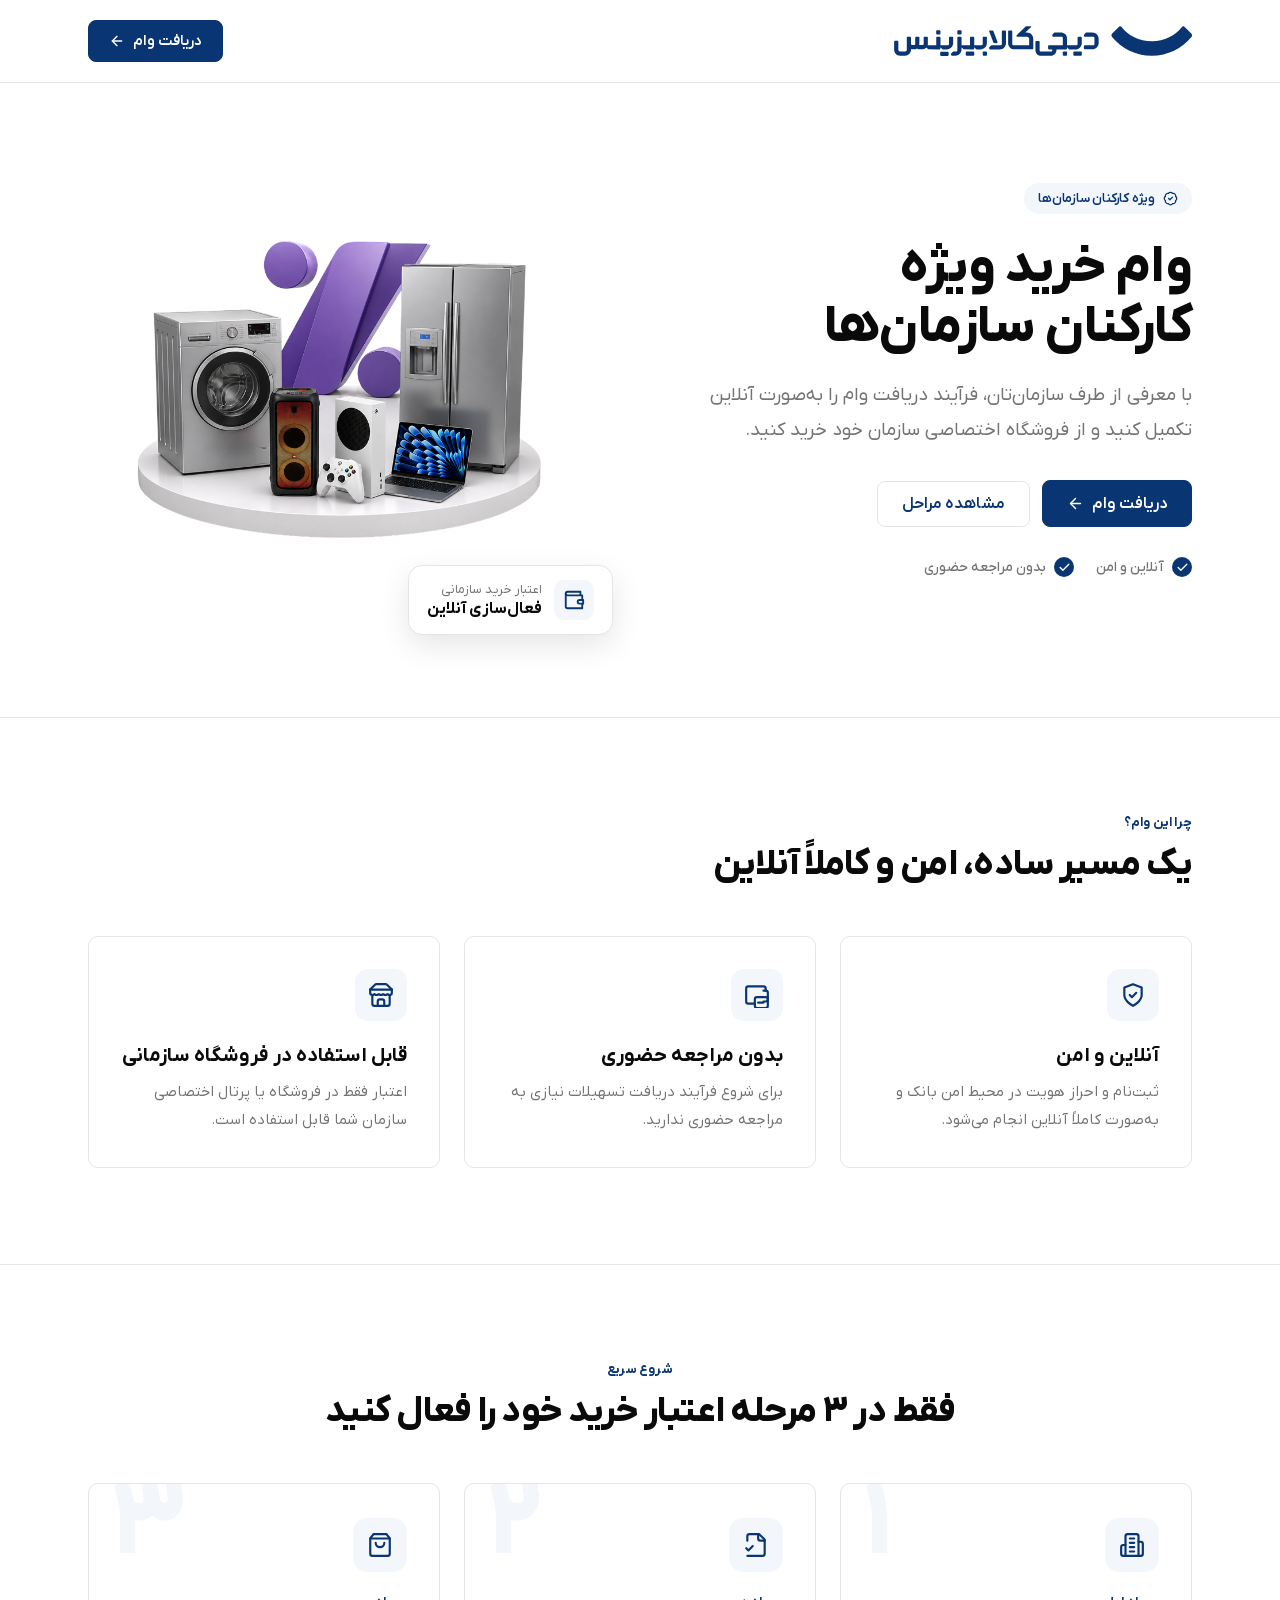
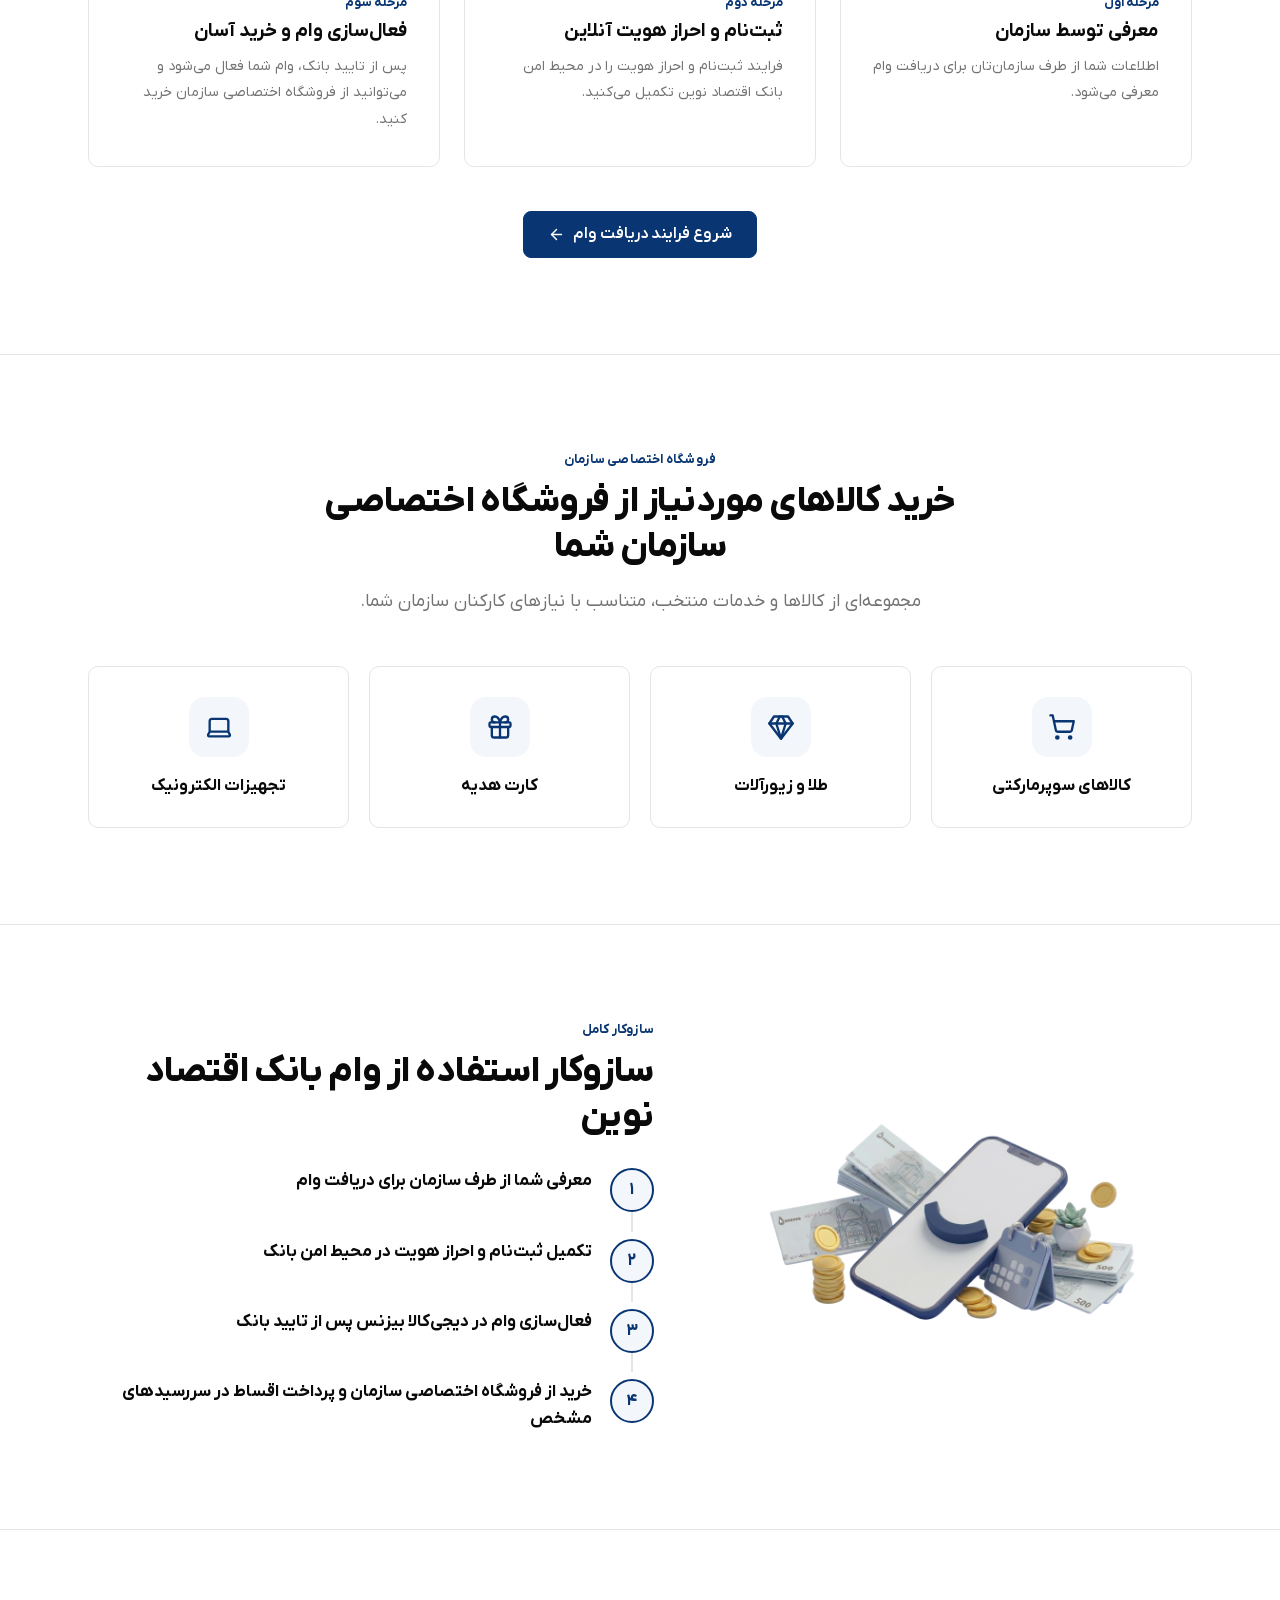
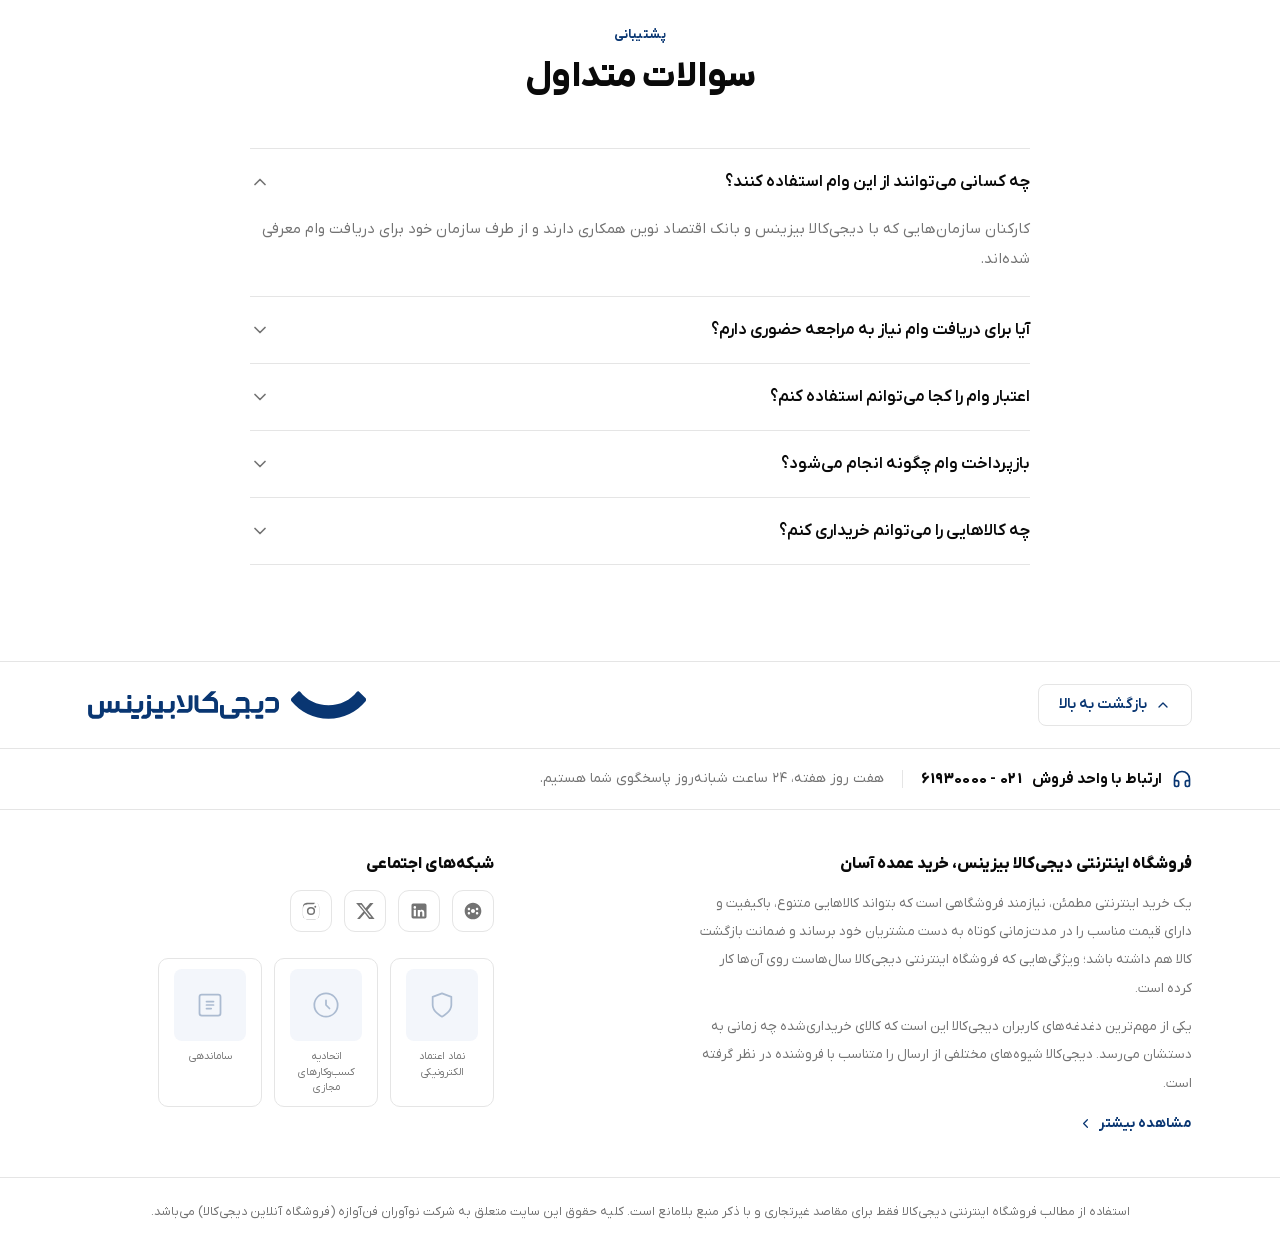
<file: project/index.html>
<!DOCTYPE html>
<html lang="fa" dir="rtl">
<head>
  <meta charset="UTF-8" />
  <meta name="viewport" content="width=device-width, initial-scale=1.0" />
  <title>وام خرید ویژه کارکنان سازمان‌ها — دیجی‌کالا بیزینس</title>
  <style>
    @font-face { font-family: 'IRANYekanX'; font-weight: 300; src: url('_ds/hai-2b33efd2-2013-4ba2-bc04-c8f19efdc21b/fonts/IRANYekanX-Light.woff2') format('woff2'); }
    @font-face { font-family: 'IRANYekanX'; font-weight: 400; src: url('_ds/hai-2b33efd2-2013-4ba2-bc04-c8f19efdc21b/fonts/IRANYekanX-Regular.woff2') format('woff2'); }
    @font-face { font-family: 'IRANYekanX'; font-weight: 500; src: url('_ds/hai-2b33efd2-2013-4ba2-bc04-c8f19efdc21b/fonts/IRANYekanX-Medium.woff2') format('woff2'); }
    @font-face { font-family: 'IRANYekanX'; font-weight: 600; src: url('_ds/hai-2b33efd2-2013-4ba2-bc04-c8f19efdc21b/fonts/IRANYekanX-DemiBold.woff2') format('woff2'); }
    @font-face { font-family: 'IRANYekanX'; font-weight: 700; src: url('_ds/hai-2b33efd2-2013-4ba2-bc04-c8f19efdc21b/fonts/IRANYekanX-Bold.woff2') format('woff2'); }
    @font-face { font-family: 'IRANYekanX'; font-weight: 800; src: url('_ds/hai-2b33efd2-2013-4ba2-bc04-c8f19efdc21b/fonts/IRANYekanX-ExtraBold.woff2') format('woff2'); }
    @font-face { font-family: 'IRANYekanX'; font-weight: 900; src: url('_ds/hai-2b33efd2-2013-4ba2-bc04-c8f19efdc21b/fonts/IRANYekanX-Black.woff2') format('woff2'); }

    *, *::before, *::after { box-sizing: border-box; margin: 0; padding: 0; }

    :root {
      --navy: #093672;
      --navy-soft: #F3F6FB;
      --fg: #0A0A0A;
      --muted: #737373;
      --border: #E5E5E5;
      --radius: 10px;
    }

    html, body {
      font-family: 'IRANYekanX', system-ui, sans-serif;
      color: var(--fg);
      background: #fff;
      direction: rtl;
      -webkit-font-smoothing: antialiased;
      text-rendering: optimizeLegibility;
    }

    .container { max-width: 1200px; margin: 0 auto; padding-inline: 48px; }

    /* ── Buttons ── */
    .btn {
      display: inline-flex; align-items: center; gap: 8px;
      font-family: inherit; font-weight: 600; border-radius: 8px;
      cursor: pointer; transition: opacity .15s, background .15s, border-color .15s;
      text-decoration: none; white-space: nowrap; line-height: 1;
    }
    .btn-solid { background: var(--navy); color: #fff; border: 1.5px solid var(--navy); padding: 12px 20px; font-size: 15px; }
    .btn-solid:hover { opacity: .88; }
    .btn-solid.lg { padding: 14px 24px; font-size: 16px; }
    .btn-outline { background: transparent; color: var(--navy); border: 1.5px solid var(--border); padding: 12px 20px; font-size: 15px; }
    .btn-outline:hover { border-color: var(--navy); }
    .btn-outline.lg { padding: 14px 24px; font-size: 16px; }

    /* ── Section scaffold ── */
    .section { padding-block: 96px; }
    .section-alt { background: #fff; }
    .section-divider { border-top: 1px solid var(--border); }

    .section-head { margin-bottom: 48px; max-width: 680px; }
    .section-head.center { margin-inline: auto; text-align: center; }
    .kicker { font-size: 13px; font-weight: 700; color: var(--navy); letter-spacing: .2px; margin-bottom: 12px; }
    h2 { font-size: 36px; line-height: 1.25; font-weight: 800; letter-spacing: -.5px; }
    .section-sub { font-size: 18px; line-height: 1.8; color: var(--muted); margin-top: 16px; font-weight: 400; }

    /* ── Image placeholder ── */
    .img-ph {
      background: var(--navy-soft); border-radius: 18px;
      display: flex; flex-direction: column; align-items: center; justify-content: center;
      gap: 10px; color: var(--muted); font-size: 13px; font-weight: 500;
    }
    .img-ph svg { opacity: .35; }

    /* ── HEADER ── */
    .site-header {
      padding-block: 20px; border-bottom: 1px solid var(--border);
      position: sticky; top: 0; background: #fff; z-index: 50;
      transition: transform .3s ease;
    }
    .site-header.header-hidden { transform: translateY(-100%); }
    .site-header .container { display: flex; align-items: center; justify-content: space-between; gap: 16px; }

    /* ── HERO ── */
    .hero { padding-block: 64px 104px; }
    .hero-grid { display: grid; grid-template-columns: 1.04fr .96fr; gap: 56px; align-items: center; }

    .eyebrow {
      display: inline-flex; align-items: center; gap: 8px;
      font-size: 13px; font-weight: 600; color: var(--navy);
      background: var(--navy-soft); border-radius: 999px;
      padding: 7px 14px; letter-spacing: -.2px; margin-bottom: 24px;
    }
    h1 { font-size: 52px; line-height: 1.16; font-weight: 800; letter-spacing: -.6px; margin-bottom: 20px; max-width: 14ch; }
    .hero-lead { font-size: 19px; line-height: 1.85; color: var(--muted); margin-bottom: 32px; max-width: 46ch; font-weight: 400; }
    .hero-cta { display: flex; gap: 12px; flex-wrap: wrap; align-items: center; margin-bottom: 30px; }
    .hero-trust { display: flex; gap: 22px; flex-wrap: wrap; }
    .trust-item { display: inline-flex; align-items: center; gap: 8px; font-size: 14px; font-weight: 500; color: var(--muted); }
    .trust-check {
      display: inline-flex; align-items: center; justify-content: center;
      width: 20px; height: 20px; border-radius: 50%;
      background: var(--navy); color: #fff; flex-shrink: 0;
    }

    .hero-media { position: relative; }
    .hero-img { width: 100%; height: 460px; }
    .hero-badge {
      position: absolute; inset-block-end: -22px; inset-inline-start: -22px;
      background: #fff; border: 1px solid var(--border);
      box-shadow: 0 10px 30px rgba(0,0,0,.10); border-radius: 14px;
      padding: 14px 18px; display: flex; align-items: center; gap: 12px;
    }
    .hero-badge-ico {
      width: 40px; height: 40px; border-radius: 10px;
      background: var(--navy-soft); color: var(--navy);
      display: flex; align-items: center; justify-content: center; flex-shrink: 0;
    }
    .hero-badge-label { font-size: 13px; color: var(--muted); line-height: 1.4; display: block; }
    .hero-badge-val { font-size: 16px; font-weight: 700; line-height: 1.3; display: block; }

    /* ── VALUES ── */
    .grid-3 { display: grid; grid-template-columns: repeat(3, 1fr); gap: 24px; }
    .card { background: #fff; border: 1px solid var(--border); border-radius: var(--radius); padding: 32px; }
    .card-icon { width: 52px; height: 52px; border-radius: 13px; background: var(--navy-soft); color: var(--navy); display: flex; align-items: center; justify-content: center; margin-bottom: 22px; }
    .card h3 { font-size: 20px; font-weight: 700; margin-bottom: 10px; }
    .card p { font-size: 15px; line-height: 1.85; color: var(--muted); }

    /* ── STEPS ── */
    .grid-3-steps { display: grid; grid-template-columns: repeat(3, 1fr); gap: 24px; }
    .step-card { background: #fff; border: 1px solid var(--border); border-radius: var(--radius); padding: 34px 32px 32px; position: relative; overflow: hidden; }
    .step-wm {
      position: absolute; inset-block-start: -12px; inset-inline-end: 20px;
      font-size: 108px; font-weight: 800; line-height: 1;
      color: var(--navy-soft); pointer-events: none; user-select: none;
    }
    .step-icon { position: relative; width: 54px; height: 54px; border-radius: 14px; background: var(--navy-soft); color: var(--navy); display: flex; align-items: center; justify-content: center; margin-bottom: 22px; }
    .step-lbl { position: relative; font-size: 13px; font-weight: 700; color: var(--navy); margin-bottom: 8px; }
    .step-title { position: relative; font-size: 19px; font-weight: 700; margin-bottom: 10px; }
    .step-desc { position: relative; font-size: 14.5px; line-height: 1.85; color: var(--muted); }
    .steps-cta { display: flex; justify-content: center; margin-top: 44px; }

    /* ── CATEGORIES ── */
    .grid-4 { display: grid; grid-template-columns: repeat(4, 1fr); gap: 20px; }
    .cat-card { background: #fff; border: 1px solid var(--border); border-radius: var(--radius); padding: 30px 24px; text-align: center; transition: transform .15s ease, box-shadow .15s ease; }
    .cat-card:hover { transform: translateY(-3px); }
    .cat-icon { width: 60px; height: 60px; border-radius: 16px; background: var(--navy-soft); color: var(--navy); display: flex; align-items: center; justify-content: center; margin: 0 auto 18px; }
    .cat-card p { font-size: 16.5px; font-weight: 700; }

    /* ── MECHANISM ── */
    .mech-grid { display: grid; grid-template-columns: .92fr 1.08fr; gap: 56px; align-items: center; }
    .mech-img { width: 100%; height: 380px; }
    .timeline { position: relative; }
    .tl-item { position: relative; padding-inline-start: 62px; padding-bottom: 34px; }
    .tl-item:last-child { padding-bottom: 0; }
    .tl-item::before {
      content: ""; position: absolute; inset-inline-start: 21px;
      top: 44px; bottom: -2px; width: 2px; background: var(--border);
    }
    .tl-item:last-child::before { display: none; }
    .tl-num {
      position: absolute; inset-inline-start: 0; top: 0;
      width: 44px; height: 44px; border-radius: 50%;
      background: var(--navy-soft); color: var(--navy);
      border: 2px solid var(--navy);
      display: flex; align-items: center; justify-content: center;
      font-size: 17px; font-weight: 700;
    }
    .tl-text { font-size: 17px; font-weight: 700; margin-top: 9px; line-height: 1.6; }

    /* ── FAQ ── */
    .faq-inner { max-width: 780px; margin: 0 auto; }
    .faq-item { border-bottom: 1px solid var(--border); }
    .faq-item:first-child { border-top: 1px solid var(--border); }
    .faq-trigger {
      width: 100%; display: flex; align-items: center; justify-content: space-between;
      gap: 16px; padding-block: 22px; background: none; border: none; cursor: pointer;
      font-family: inherit; font-size: 16.5px; font-weight: 600; color: var(--fg); text-align: right;
    }
    .faq-trigger .chev { flex-shrink: 0; color: var(--muted); transition: transform .2s; }
    .faq-item.open .chev { transform: rotate(180deg); }
    .faq-body { font-size: 15px; line-height: 1.95; color: var(--muted); padding-bottom: 22px; display: none; }
    .faq-item.open .faq-body { display: block; }

    /* ── FOOTER ── */
    .site-footer { border-top: 1px solid var(--border); }
    .foot-top { padding-block: 22px; border-bottom: 1px solid var(--border); }
    .foot-top .container { display: flex; align-items: center; justify-content: space-between; gap: 16px; }
    .foot-contact { padding-block: 20px; border-bottom: 1px solid var(--border); }
    .foot-contact .container { display: flex; align-items: center; gap: 18px; flex-wrap: wrap; }
    .fc-main { display: inline-flex; align-items: center; gap: 10px; font-weight: 700; font-size: 15px; }
    .fc-phone { font-weight: 800; letter-spacing: .3px; }
    .fc-sep { width: 1px; height: 18px; background: var(--border); flex-shrink: 0; }
    .fc-note { font-size: 14px; color: var(--muted); }
    .foot-main { padding-block: 44px; }
    .foot-main .container { display: grid; grid-template-columns: 1.6fr 1fr; gap: 48px; }
    .foot-h { font-size: 16px; font-weight: 800; margin-bottom: 16px; }
    .foot-p { font-size: 13.5px; line-height: 2.1; color: var(--muted); margin-bottom: 10px; max-width: 62ch; }
    .foot-more { display: inline-flex; align-items: center; gap: 6px; color: var(--navy); font-weight: 700; font-size: 14px; margin-top: 6px; text-decoration: none; }
    .social { display: flex; gap: 12px; margin-bottom: 26px; }
    .social a { width: 42px; height: 42px; border-radius: 11px; border: 1px solid var(--border); display: flex; align-items: center; justify-content: center; color: var(--muted); transition: color .15s, border-color .15s; }
    .social a:hover { color: var(--navy); border-color: var(--navy); }
    .badges { display: flex; gap: 12px; flex-wrap: wrap; }
    .badge-card { background: #fff; border: 1px solid var(--border); border-radius: 10px; padding: 10px; width: 104px; display: flex; flex-direction: column; align-items: center; gap: 8px; }
    .badge-slot { width: 72px; height: 72px; background: var(--navy-soft); border-radius: 8px; display: flex; align-items: center; justify-content: center; }
    .badge-slot svg { opacity: .3; }
    .badge-lbl { font-size: 10.5px; line-height: 1.5; color: var(--muted); text-align: center; }
    .foot-copy { padding-block: 22px; border-top: 1px solid var(--border); }
    .foot-copy .container { text-align: center; font-size: 12.5px; line-height: 2; color: var(--muted); }

    /* ── RESPONSIVE ── */
    @media (max-width: 1024px) {
      .grid-4 { grid-template-columns: repeat(2, 1fr); }
    }
    .logo-full { display: block; }
    .logo-standalone { display: none; }

    @media (max-width: 768px) {
      .logo-full { display: none !important; }
      .logo-standalone { display: block !important; }
      .site-header .container { justify-content: space-between; }
      .site-header .btn { flex-shrink: 0; margin-inline-end: 0; }
      .container { padding-inline: 20px; }
      .section { padding-block: 56px; }
      .hero { padding-block: 32px 56px; }
      .hero-grid { grid-template-columns: 1fr; gap: 32px; }
      .hero-media { order: -1; }
      h1 { font-size: 33px; line-height: 1.2; max-width: none; }
      .hero-lead { font-size: 16px; margin-bottom: 26px; }
      .hero-img { height: 280px; }
      .hero-badge { inset-inline-start: 12px; inset-block-end: -18px; padding: 11px 14px; }
      .hero-cta .btn { flex: 1 1 auto; justify-content: center; }
      h2 { font-size: 26px; }
      .section-sub { font-size: 15px; }
      .section-head { margin-bottom: 32px; }
      .grid-3, .grid-3-steps { grid-template-columns: 1fr; gap: 16px; }
      .card { padding: 24px; }
      .step-card { padding: 28px 26px; }
      .steps-cta { margin-top: 30px; }
      .steps-cta .btn { width: 100%; justify-content: center; }
      .grid-4 { grid-template-columns: 1fr 1fr; gap: 14px; }
      .cat-card { padding: 22px 14px; }
      .cat-icon { width: 50px; height: 50px; border-radius: 14px; margin-bottom: 14px; }
      .cat-card p { font-size: 14px; }
      .mech-grid { grid-template-columns: 1fr; gap: 32px; }
      .mech-img { height: 230px; }
      .foot-main .container { grid-template-columns: 1fr; gap: 36px; }
      .fc-sep { display: none; }
      .foot-top .btn-outline { font-size: 13px; padding: 10px 14px; }
    }
  </style>
</head>
<body>

<!-- ═══ HEADER ═══ -->
<header class="site-header">
  <div class="container">
    <a href="#" aria-label="دیجی‌کالا بیزینس">
      <!-- full wordmark (desktop) -->
      <svg class="logo-full" viewBox="0 0 1272 128" height="30" fill="currentColor" style="color:#093672;" aria-hidden="true">
        <path d="M1268.36 32.1419L1239.13 2.90585C1236.33 0.10585 1231.67 0.35585 1229.27 3.50385C1200.69 40.9268 1153.32 65.4069 1099.7 65.4149C1046.08 65.4069 998.707 40.9268 970.136 3.50385C967.731 0.35585 963.074 0.10585 960.274 2.90585L931.038 32.1419C927.053 36.1269 926.665 42.5129 930.25 46.8609C970.483 95.6829 1031.4 126.815 1099.59 126.848V126.85H1099.7H1099.81V126.848C1168 126.815 1228.92 95.6829 1269.15 46.8609C1272.73 42.5129 1272.35 36.1269 1268.36 32.1419Z"/><path d="M846.285 27.9792L820.873 27.9382C819.845 27.9382 818.859 28.3472 818.132 29.0742L811.411 35.7952C810.683 36.5222 810.274 37.5082 810.274 38.5362V42.4792C810.274 44.3812 811.816 45.9222 813.719 45.9222L849.861 45.9052C852.822 45.9052 855.225 48.3072 855.225 51.2692V76.3962C855.225 79.3582 852.822 81.7602 849.861 81.7602L849.847 81.7692H836.047C836.015 81.7692 835.982 81.7602 835.95 81.7602H813.835C811.869 81.7602 810.274 83.3522 810.274 85.3182V96.1292C810.274 98.0952 811.869 99.6892 813.835 99.6892H826.82H846.285C861.125 99.6892 873.15 87.6582 873.15 72.8192V54.8442C873.15 40.0072 861.125 27.9792 846.285 27.9792Z"/><path d="M423.945 70.6782C424.468 72.1132 425.832 73.0662 427.36 73.0662L438.518 73.0732C441.003 73.0732 442.735 70.6042 441.885 68.2682L423.945 21.3172C423.429 19.8962 422.077 18.9472 420.562 18.9472H409.509C407.052 18.9472 405.341 21.3852 406.175 23.6932L423.945 70.6782Z"/><path d="M734.905 108.866H723.674C721.809 108.866 720.298 110.378 720.298 112.242V123.473C720.298 125.338 721.809 126.85 723.674 126.85H734.905C736.77 126.85 738.283 125.338 738.283 123.473V112.242C738.283 110.378 736.77 108.866 734.905 108.866Z"/><path d="M797.699 108.866H768.774C766.83 108.866 765.252 110.444 765.252 112.388V123.328C765.252 125.274 766.83 126.85 768.774 126.85H797.699C799.644 126.85 801.22 125.274 801.22 123.328V112.388C801.22 110.444 799.644 108.866 797.699 108.866Z"/><path d="M567.738 27.9388H560.312L584.94 4.53877C586.205 3.17877 585.241 0.962776 583.383 0.962776H565.182C563.769 0.962776 562.411 1.51978 561.405 2.51177L523.522 39.8528C521.286 42.0908 522.871 45.9138 526.033 45.9138L567.902 45.9228C572.741 45.9208 576.665 50.0758 576.665 54.9148V81.8998L509.942 81.8548C507.012 81.8548 504.634 79.4768 504.634 76.5448L504.633 22.4688C504.633 20.5238 503.055 18.9468 501.111 18.9468H490.41C488.463 18.9468 486.887 20.5228 486.887 22.4688L486.956 74.3478C487.656 88.4078 499.248 99.5988 513.482 99.5988L590.889 99.6448C592.834 99.6448 594.41 98.0668 594.41 96.1208L594.287 54.0908C593.803 39.8268 582.119 27.9388 567.738 27.9388Z"/><path d="M474.375 18.9468H463.674C461.727 18.9468 460.149 20.5248 460.149 22.4688V76.8198C460.149 79.7538 457.775 82.1298 454.843 82.1298L416.692 82.0818C415.663 82.0818 414.677 82.4898 413.95 83.2168L407.097 89.7468C406.371 90.4738 405.962 91.4598 405.962 92.4878V96.4308C405.962 98.3328 407.502 99.8738 409.405 99.8738H451.301C465.537 99.8738 477.127 88.6828 477.83 74.6228L477.896 22.4688C477.896 20.5248 476.32 18.9468 474.375 18.9468Z"/><path d="M801.147 74.1626L801.215 49.4496C801.215 47.4826 799.621 45.8866 797.651 45.8866H786.824C784.856 45.8866 783.26 47.4816 783.26 49.4496L783.258 76.3866C783.258 79.3526 780.853 81.7566 777.887 81.7566H738.317V54.8206C738.317 37.4596 725.879 27.9386 711.327 27.9386H685.937C684.908 27.9386 683.923 28.3466 683.195 29.0736L676.473 35.7956C675.747 36.5226 675.338 37.5086 675.338 38.5366V42.4786C675.338 44.3806 676.88 45.9226 678.783 45.9226L714.908 45.8936C717.876 45.8936 720.281 48.2986 720.281 51.2656L720.359 81.7586L660.919 81.8906C658.952 81.8906 657.355 83.4846 657.355 85.4516V96.3086C657.355 98.2776 658.952 99.8746 660.921 99.8746H675.338V103.523C675.338 106.49 672.933 108.896 669.965 108.896L626.233 108.869C623.556 108.868 621.385 106.697 621.384 104.02L621.36 67.4676C621.36 65.4986 619.763 63.9066 617.794 63.9066H606.966C604.999 63.9066 603.402 65.4986 603.402 67.4676L603.469 99.9396C603.402 117.858 612.395 126.85 630.379 126.85H666.74C682.675 126.85 693.321 116.64 693.321 99.8746H734.751C736.72 99.8746 738.317 98.2776 738.317 96.3086V90.7336L738.367 90.7796L746.235 98.8206C746.895 99.4946 747.797 99.8746 748.739 99.8746H774.304C788.709 99.8746 800.436 88.3876 801.147 74.1626Z"/><path d="M252.591 49.2326C252.591 47.3216 251.093 45.7736 249.21 45.6666H237.905C236.021 45.7736 234.523 47.3216 234.523 49.2326V76.3356C234.523 79.3216 232.103 81.7426 229.117 81.7426H198.386L198.335 81.7796L198.338 48.9946C198.338 47.0836 196.839 45.5356 194.955 45.4286H183.652C181.768 45.5356 180.269 47.0836 180.269 48.9946L180.267 81.7426L143.708 81.7046C144.269 79.6536 144.575 77.4986 144.577 75.2726C144.589 62.2516 144.595 48.7266 144.595 48.7266C144.595 46.8796 143.101 45.3876 141.257 45.3876H129.95C128.107 45.3876 126.613 46.8816 126.613 48.7246L126.652 76.3866C126.652 79.1636 124.4 81.4156 121.623 81.4156H107.158C107.947 79.1746 108.394 76.7476 108.516 74.2666C108.584 72.3966 108.584 48.8196 108.584 48.8196C108.584 46.9726 107.293 45.3876 105.452 45.3876H93.9288C92.0878 45.3876 90.5958 46.9726 90.5958 48.8136V76.5156C90.5958 79.2006 88.4198 81.3766 85.7348 81.3766L77.5438 81.3986C74.9018 81.3986 72.7518 79.5156 72.5588 76.9206V48.2026C72.5588 46.6606 71.3088 45.4096 69.7658 45.4096L57.3448 45.3876C55.8008 45.3876 54.5508 46.6396 54.5518 48.1826L54.5848 100.398C54.5848 106.337 51.9768 108.408 47.5268 108.408H25.2378C20.7888 108.408 18.5568 105.513 18.5568 101.692V66.7296C18.5568 64.8876 16.9428 63.3936 15.1008 63.3936H3.88678C2.04478 63.3936 0.550781 64.8876 0.550781 66.7296V101.223C0.550781 115.135 11.8288 126.413 25.7408 126.413H47.2688C61.0838 126.413 72.5908 115.214 72.5908 101.399V97.6406C74.8138 99.3856 84.0518 99.4626 84.0518 99.4626C92.3678 99.4626 95.0218 98.1176 98.8258 95.7986L102.08 98.7566C102.475 99.1506 103.008 99.3766 103.566 99.3766L120.553 99.4426C127.674 99.4696 134.043 96.3636 138.431 91.4326L145.949 98.9486C146.37 99.3676 146.943 99.6076 147.537 99.6076L194.749 99.8116C196.729 99.8116 198.335 98.2056 198.335 96.2246V90.8226L198.349 90.8216L206.676 99.1466C207.1 99.5726 207.677 99.8116 208.278 99.8116H225.514C240.007 99.8116 251.807 88.4156 252.524 74.0986C252.567 73.8766 252.591 49.2326 252.591 49.2326Z"/><path d="M183.37 36.5806H194.73C196.566 36.5806 198.056 35.0926 198.056 33.2536V21.8896C198.056 20.0506 196.566 18.5626 194.73 18.5626H183.37C181.531 18.5626 180.043 20.0506 180.043 21.8896V33.2536C180.043 35.0926 181.531 36.5806 183.37 36.5806Z"/><path d="M338.731 108.945H327.846L327.587 108.971L327.328 108.945H309.797C307.819 108.945 306.216 110.549 306.216 112.526V123.503C306.216 125.483 307.819 127.087 309.797 127.087H327.328L327.587 127.059L327.846 127.087H338.731C340.709 127.087 342.312 125.483 342.312 123.503V112.526C342.312 110.549 340.709 108.945 338.731 108.945Z"/><path d="M229.525 109.445H218.64L218.381 109.471L218.122 109.445H200.591C198.613 109.445 197.011 111.049 197.011 113.028V124.003C197.011 125.983 198.613 127.587 200.591 127.587H218.122L218.381 127.559L218.64 127.587H229.525C231.504 127.587 233.106 125.983 233.106 124.003V113.028C233.106 111.049 231.504 109.445 229.525 109.445Z"/><path d="M393.183 108.935H382.287C380.307 108.935 378.701 110.541 378.701 112.521V123.509C378.701 125.49 380.307 127.094 382.287 127.094H393.183C395.163 127.094 396.769 125.49 396.769 123.509V112.521C396.769 110.541 395.163 108.935 393.183 108.935Z"/><path d="M273.859 36.405H284.664C286.629 36.405 288.221 34.813 288.221 32.85V21.953C288.221 19.986 286.629 18.396 284.664 18.396H273.859C271.892 18.396 270.302 19.986 270.302 21.953V32.85C270.302 34.813 271.892 36.405 273.859 36.405Z"/><path d="M396.537 48.5241L396.447 48.2231C396.41 48.1041 396.384 47.9821 396.336 47.8681C396.279 47.7301 396.202 47.6031 396.13 47.4741L396.024 47.2781C395.921 47.1211 395.8 46.9771 395.677 46.8411L395.616 46.7671C395.468 46.6091 395.302 46.4681 395.127 46.3411L395.122 46.3381C394.584 45.9461 393.933 45.7081 393.226 45.6661L393.022 45.6471H382.127L381.921 45.6661C381.214 45.7081 380.564 45.9461 380.025 46.3381L380.02 46.3411C379.845 46.4681 379.682 46.6091 379.533 46.7651L379.47 46.8431C379.345 46.9811 379.226 47.1221 379.123 47.2781L379.018 47.4731C378.944 47.6031 378.869 47.7301 378.811 47.8681C378.765 47.9821 378.736 48.1031 378.702 48.2231L378.61 48.5241C378.565 48.7531 378.54 48.9881 378.54 49.2321V76.3371C378.54 79.3221 376.119 81.7441 373.133 81.7441H342.403L342.351 81.7791L342.354 49.2321C342.354 47.3211 340.855 45.7741 338.973 45.6661H327.668C325.785 45.7741 324.285 47.3211 324.285 49.2321L324.283 81.7441L288.233 81.6711L288.215 81.6541V81.7661L288.214 81.7731L288.256 48.9301C288.256 46.9861 286.672 45.4091 284.719 45.4091H273.753C271.798 45.4091 270.214 46.9861 270.214 48.9301V103.231C270.214 106.165 267.829 108.538 264.883 108.538L254.066 108.49C253.032 108.49 252.042 108.899 251.313 109.626L244.428 116.292C243.698 117.019 243.289 118.003 243.289 119.03V122.97C243.289 124.873 244.836 126.412 246.748 126.412H261.542C275.842 126.412 287.484 115.37 288.188 101.318L288.202 90.7121L288.215 90.7131L296.473 98.9711C296.894 99.3921 297.466 99.6281 298.064 99.6281L336.527 99.8021V99.8111H338.766C340.746 99.8111 342.351 98.2061 342.351 96.2261V90.8231L342.366 90.8211L350.692 99.1481C351.118 99.5721 351.694 99.8111 352.296 99.8111H369.53C384.025 99.8111 395.823 88.4151 396.54 74.1001C396.582 73.8781 396.607 49.2321 396.607 49.2321C396.607 48.9881 396.582 48.7521 396.537 48.5241Z"/>
      </svg>
      <!-- standalone (بیزینس + smile, mobile only) -->
      <svg class="logo-standalone" viewBox="0 0 849 125" height="28" fill="currentColor" style="color:#093672;" aria-hidden="true">
        <path d="M845.511 31.1717L817.012 2.67268C814.282 -0.0563202 809.743 0.187675 807.4 3.25468C779.546 39.7357 733.368 63.5977 681.102 63.6057C628.833 63.5977 582.654 39.7357 554.803 3.25468C552.458 0.187675 547.919 -0.0563202 545.19 2.67268L516.69 31.1717C512.806 35.0567 512.428 41.2817 515.922 45.5197C555.141 93.1107 614.52 123.458 680.997 123.491V123.493H681.102H681.205V123.491C747.682 123.458 807.064 93.1107 846.281 45.5197C849.774 41.2817 849.395 35.0567 845.511 31.1717Z"/><path d="M285.902 35.3716C285.902 33.2096 284.207 31.4586 282.077 31.3376H269.288C267.157 31.4586 265.463 33.2096 265.463 35.3716V66.0316C265.463 69.4096 262.725 72.1486 259.347 72.1486H224.583L224.525 72.1906L224.528 35.1026C224.528 32.9406 222.833 31.1896 220.701 31.0686H207.915C205.784 31.1896 204.088 32.9406 204.088 35.1026L204.086 72.1486L162.728 72.1056C163.363 69.7856 163.709 67.3476 163.711 64.8296C163.725 50.0996 163.732 34.7996 163.732 34.7996C163.732 32.7096 162.041 31.0216 159.955 31.0216H147.164C145.08 31.0216 143.389 32.7116 143.389 34.7966L143.434 66.0896C143.434 69.2306 140.886 71.7786 137.745 71.7786H121.381C122.274 69.2436 122.779 66.4976 122.917 63.6916C122.994 61.5756 122.994 34.9046 122.994 34.9046C122.994 32.8146 121.534 31.0216 119.451 31.0216H106.416C104.333 31.0216 102.645 32.8146 102.645 34.8976V66.2356C102.645 69.2726 100.184 71.7346 97.1457 71.7346L87.8797 71.7596C84.8907 71.7596 82.4587 69.6296 82.2407 66.6936V34.2066C82.2407 32.4616 80.8267 31.0466 79.0807 31.0466L65.0297 31.0216C63.2827 31.0216 61.8687 32.4386 61.8707 34.1836L61.9077 93.2516C61.9077 99.9706 58.9577 102.314 53.9227 102.314H28.7087C23.6757 102.314 21.1507 99.0386 21.1507 94.7156V55.1646C21.1507 53.0816 19.3247 51.3916 17.2417 51.3916H4.55573C2.47172 51.3916 0.781738 53.0816 0.781738 55.1646V94.1856C0.781738 109.924 13.5397 122.682 29.2777 122.682H53.6317C69.2597 122.682 82.2767 110.013 82.2767 94.3846V90.1336C84.7917 92.1076 95.2417 92.1946 95.2417 92.1946C104.65 92.1946 107.652 90.6726 111.955 88.0496L115.637 91.3956C116.083 91.8416 116.686 92.0966 117.318 92.0966L136.534 92.1716C144.59 92.2026 151.795 88.6886 156.759 83.1106L165.263 91.6126C165.74 92.0866 166.388 92.3586 167.06 92.3586L220.468 92.5886C222.708 92.5886 224.525 90.7726 224.525 88.5316V82.4206L224.541 82.4196L233.961 91.8366C234.44 92.3186 235.093 92.5886 235.773 92.5886H255.271C271.666 92.5886 285.015 79.6976 285.826 63.5016C285.875 63.2506 285.902 35.3716 285.902 35.3716Z"/><path d="M207.596 21.0588H220.447C222.524 21.0588 224.21 19.3758 224.21 17.2948V4.43984C224.21 2.35884 222.524 0.675838 220.447 0.675838H207.596C205.516 0.675838 203.832 2.35884 203.832 4.43984V17.2948C203.832 19.3758 205.516 21.0588 207.596 21.0588Z"/><path d="M383.347 102.921H371.033L370.74 102.95L370.447 102.921H350.615C348.378 102.921 346.564 104.736 346.564 106.972V119.39C346.564 121.63 348.378 123.444 350.615 123.444H370.447L370.74 123.412L371.033 123.444H383.347C385.585 123.444 387.398 121.63 387.398 119.39V106.972C387.398 104.736 385.585 102.921 383.347 102.921Z"/><path d="M259.809 103.487H247.495L247.202 103.516L246.909 103.487H227.077C224.84 103.487 223.028 105.302 223.028 107.54V119.956C223.028 122.196 224.84 124.01 227.077 124.01H246.909L247.202 123.978L247.495 124.01H259.809C262.048 124.01 263.86 122.196 263.86 119.956V107.54C263.86 105.302 262.048 103.487 259.809 103.487Z"/><path d="M444.947 102.91H432.621C430.381 102.91 428.564 104.727 428.564 106.967V119.397C428.564 121.638 430.381 123.452 432.621 123.452H444.947C447.187 123.452 449.004 121.638 449.004 119.397V106.967C449.004 104.727 447.187 102.91 444.947 102.91Z"/><path d="M309.961 20.8604H322.184C324.407 20.8604 326.208 19.0594 326.208 16.8384V4.51135C326.208 2.28635 324.407 0.487352 322.184 0.487352H309.961C307.736 0.487352 305.937 2.28635 305.937 4.51135V16.8384C305.937 19.0594 307.736 20.8604 309.961 20.8604Z"/><path d="M448.741 34.5699L448.639 34.2289C448.597 34.0949 448.568 33.9569 448.514 33.8279C448.449 33.6719 448.362 33.5279 448.281 33.3819L448.161 33.1599C448.044 32.9829 447.907 32.8199 447.768 32.6659L447.699 32.5819C447.532 32.4039 447.344 32.2439 447.146 32.1009L447.14 32.0969C446.532 31.6539 445.795 31.3839 444.995 31.3369L444.765 31.3149H432.44L432.207 31.3369C431.407 31.3839 430.672 31.6539 430.062 32.0969L430.056 32.1009C429.858 32.2439 429.674 32.4039 429.505 32.5799L429.434 32.6679C429.293 32.8239 429.158 32.9839 429.041 33.1599L428.923 33.3809C428.839 33.5279 428.754 33.6719 428.688 33.8279C428.636 33.9569 428.604 34.0939 428.565 34.2289L428.461 34.5699C428.41 34.8289 428.382 35.0949 428.382 35.3709V66.0329C428.382 69.4099 425.643 72.1499 422.265 72.1499H387.502L387.443 72.1899L387.447 35.3709C387.447 33.2089 385.751 31.4589 383.622 31.3369H370.833C368.703 31.4589 367.006 33.2089 367.006 35.3709L367.004 72.1499L326.222 72.0669L326.202 72.0479V72.1739L326.2 72.1829L326.248 35.0289C326.248 32.8309 324.457 31.0469 322.246 31.0469H309.842C307.631 31.0469 305.839 32.8309 305.839 35.0289V96.4579C305.839 99.7759 303.14 102.461 299.808 102.461L287.57 102.407C286.402 102.407 285.282 102.869 284.456 103.691L276.668 111.232C275.843 112.054 275.379 113.169 275.379 114.33V118.788C275.379 120.939 277.13 122.681 279.292 122.681H296.029C312.204 122.681 325.374 110.19 326.172 94.2929L326.187 82.2949L326.202 82.2959L335.544 91.6379C336.02 92.1139 336.667 92.3809 337.343 92.3809L380.855 92.5779V92.5879H383.388C385.627 92.5879 387.443 90.7729 387.443 88.5329V82.4209L387.46 82.4179L396.879 91.8379C397.361 92.3179 398.012 92.5879 398.693 92.5879H418.189C434.587 92.5879 447.933 79.6969 448.744 63.5029C448.792 63.2519 448.82 35.3709 448.82 35.3709C448.82 35.0949 448.792 34.8279 448.741 34.5699Z"/>
      </svg>
    </a>
    <button class="btn btn-solid" onclick="document.getElementById('hero').scrollIntoView({behavior:'smooth'})">
      دریافت وام
      <svg width="16" height="16" viewBox="0 0 24 24" fill="none" stroke="currentColor" stroke-width="2" stroke-linecap="round" stroke-linejoin="round" aria-hidden="true"><path d="m12 19-7-7 7-7"/><path d="M19 12H5"/></svg>
    </button>
  </div>
</header>

<!-- ═══ HERO ═══ -->
<section class="hero section" id="hero">
  <div class="container">
    <div class="hero-grid">
      <div class="hero-copy">
        <span class="eyebrow">
          <svg width="15" height="15" viewBox="0 0 24 24" fill="none" stroke="currentColor" stroke-width="2" stroke-linecap="round" stroke-linejoin="round" aria-hidden="true"><path d="M3.85 8.62a4 4 0 0 1 4.78-4.77 4 4 0 0 1 6.74 0 4 4 0 0 1 4.78 4.78 4 4 0 0 1 0 6.74 4 4 0 0 1-4.77 4.78 4 4 0 0 1-6.75 0 4 4 0 0 1-4.78-4.77 4 4 0 0 1 0-6.76Z"/><path d="m9 12 2 2 4-4"/></svg>
          ویژه کارکنان سازمان‌ها
        </span>
        <h1>وام خرید ویژه کارکنان سازمان‌ها</h1>
        <p class="hero-lead">با معرفی از طرف سازمان‌تان، فرآیند دریافت وام را به‌صورت آنلاین تکمیل کنید و از فروشگاه اختصاصی سازمان خود خرید کنید.</p>
        <div class="hero-cta">
          <button class="btn btn-solid lg">
            دریافت وام
            <svg width="17" height="17" viewBox="0 0 24 24" fill="none" stroke="currentColor" stroke-width="2" stroke-linecap="round" stroke-linejoin="round" aria-hidden="true"><path d="m12 19-7-7 7-7"/><path d="M19 12H5"/></svg>
          </button>
          <button class="btn btn-outline lg" onclick="document.getElementById('steps').scrollIntoView({behavior:'smooth'})">مشاهده مراحل</button>
        </div>
        <div class="hero-trust">
          <span class="trust-item">
            <span class="trust-check"><svg width="13" height="13" viewBox="0 0 24 24" fill="none" stroke="currentColor" stroke-width="2.5" stroke-linecap="round" stroke-linejoin="round" aria-hidden="true"><path d="M20 6 9 17l-5-5"/></svg></span>
            آنلاین و امن
          </span>
          <span class="trust-item">
            <span class="trust-check"><svg width="13" height="13" viewBox="0 0 24 24" fill="none" stroke="currentColor" stroke-width="2.5" stroke-linecap="round" stroke-linejoin="round" aria-hidden="true"><path d="M20 6 9 17l-5-5"/></svg></span>
            بدون مراجعه حضوری
          </span>
        </div>
      </div>

      <div class="hero-media">
        <img src="hero-products.png" alt="ترکیب محصولات لوازم خانگی برقی" class="hero-img" style="object-fit:contain;background:transparent;" />
        <div class="hero-badge">
          <span class="hero-badge-ico">
            <svg width="22" height="22" viewBox="0 0 24 24" fill="none" stroke="currentColor" stroke-width="2" stroke-linecap="round" stroke-linejoin="round" aria-hidden="true"><path d="M21 12V7H5a2 2 0 0 1 0-4h14v4"/><path d="M3 5v14a2 2 0 0 0 2 2h16v-5"/><path d="M18 12a2 2 0 0 0 0 4h4v-4Z"/></svg>
          </span>
          <span>
            <span class="hero-badge-label">اعتبار خرید سازمانی</span>
            <span class="hero-badge-val">فعال‌سازی آنلاین</span>
          </span>
        </div>
      </div>
    </div>
  </div>
</section>

<!-- ═══ VALUES ═══ -->
<section class="section section-divider">
  <div class="container">
    <div class="section-head">
      <div class="kicker">چرا این وام؟</div>
      <h2>یک مسیر ساده، امن و کاملاً آنلاین</h2>
    </div>
    <div class="grid-3">
      <div class="card">
        <div class="card-icon">
          <svg width="26" height="26" viewBox="0 0 24 24" fill="none" stroke="currentColor" stroke-width="2" stroke-linecap="round" stroke-linejoin="round" aria-hidden="true"><path d="M12 22s8-4 8-10V5l-8-3-8 3v7c0 6 8 10 8 10z"/><path d="m9 12 2 2 4-4"/></svg>
        </div>
        <h3>آنلاین و امن</h3>
        <p>ثبت‌نام و احراز هویت در محیط امن بانک و به‌صورت کاملاً آنلاین انجام می‌شود.</p>
      </div>
      <div class="card">
        <div class="card-icon">
          <svg width="26" height="26" viewBox="0 0 24 24" fill="none" stroke="currentColor" stroke-width="2" stroke-linecap="round" stroke-linejoin="round" aria-hidden="true"><path d="M18 8h2a2 2 0 0 1 2 2v6a2 2 0 0 1-2 2h-2"/><path d="M10 20H4a2 2 0 0 1-2-2V6a2 2 0 0 1 2-2h14a2 2 0 0 1 2 2v2"/><rect x="10" y="14" width="12" height="10" rx="2"/><path d="M13 19h5"/></svg>
        </div>
        <h3>بدون مراجعه حضوری</h3>
        <p>برای شروع فرآیند دریافت تسهیلات نیازی به مراجعه حضوری ندارید.</p>
      </div>
      <div class="card">
        <div class="card-icon">
          <svg width="26" height="26" viewBox="0 0 24 24" fill="none" stroke="currentColor" stroke-width="2" stroke-linecap="round" stroke-linejoin="round" aria-hidden="true"><path d="m2 7 4.41-4.41A2 2 0 0 1 7.83 2h8.34a2 2 0 0 1 1.42.59L22 7"/><path d="M4 12v8a2 2 0 0 0 2 2h12a2 2 0 0 0 2-2v-8"/><path d="M15 22v-4a2 2 0 0 0-2-2h-2a2 2 0 0 0-2 2v4"/><path d="M2 7h20"/><path d="M22 7v3a2 2 0 0 1-2 2 2.7 2.7 0 0 1-1.59-.63.7.7 0 0 0-.82 0A2.7 2.7 0 0 1 16 12a2.7 2.7 0 0 1-1.59-.63.7.7 0 0 0-.82 0A2.7 2.7 0 0 1 12 12a2.7 2.7 0 0 1-1.59-.63.7.7 0 0 0-.82 0A2.7 2.7 0 0 1 8 12a2.7 2.7 0 0 1-1.59-.63.7.7 0 0 0-.82 0A2.7 2.7 0 0 1 4 12a2 2 0 0 1-2-2V7"/></svg>
        </div>
        <h3>قابل استفاده در فروشگاه سازمانی</h3>
        <p>اعتبار فقط در فروشگاه یا پرتال اختصاصی سازمان شما قابل استفاده است.</p>
      </div>
    </div>
  </div>
</section>

<!-- ═══ STEPS ═══ -->
<section class="section section-divider" id="steps">
  <div class="container">
    <div class="section-head center">
      <div class="kicker">شروع سریع</div>
      <h2>فقط در ۳ مرحله اعتبار خرید خود را فعال کنید</h2>
    </div>
    <div class="grid-3-steps">
      <div class="step-card">
        <span class="step-wm">۱</span>
        <div class="step-icon">
          <svg width="26" height="26" viewBox="0 0 24 24" fill="none" stroke="currentColor" stroke-width="2" stroke-linecap="round" stroke-linejoin="round" aria-hidden="true"><path d="M6 22V4a2 2 0 0 1 2-2h8a2 2 0 0 1 2 2v18Z"/><path d="M6 12H4a2 2 0 0 0-2 2v6a2 2 0 0 0 2 2h2"/><path d="M18 9h2a2 2 0 0 1 2 2v9a2 2 0 0 1-2 2h-2"/><path d="M10 6h4"/><path d="M10 10h4"/><path d="M10 14h4"/><path d="M10 18h4"/></svg>
        </div>
        <p class="step-lbl">مرحله اول</p>
        <h3 class="step-title">معرفی توسط سازمان</h3>
        <p class="step-desc">اطلاعات شما از طرف سازمان‌تان برای دریافت وام معرفی می‌شود.</p>
      </div>
      <div class="step-card">
        <span class="step-wm">۲</span>
        <div class="step-icon">
          <svg width="26" height="26" viewBox="0 0 24 24" fill="none" stroke="currentColor" stroke-width="2" stroke-linecap="round" stroke-linejoin="round" aria-hidden="true"><path d="M4 22h14a2 2 0 0 0 2-2V7l-5-5H6a2 2 0 0 0-2 2v4"/><path d="M14 2v4a2 2 0 0 0 2 2h4"/><path d="m3 15 2 2 4-4"/></svg>
        </div>
        <p class="step-lbl">مرحله دوم</p>
        <h3 class="step-title">ثبت‌نام و احراز هویت آنلاین</h3>
        <p class="step-desc">فرایند ثبت‌نام و احراز هویت را در محیط امن بانک اقتصاد نوین تکمیل می‌کنید.</p>
      </div>
      <div class="step-card">
        <span class="step-wm">۳</span>
        <div class="step-icon">
          <svg width="26" height="26" viewBox="0 0 24 24" fill="none" stroke="currentColor" stroke-width="2" stroke-linecap="round" stroke-linejoin="round" aria-hidden="true"><path d="M6 2 3 6v14a2 2 0 0 0 2 2h14a2 2 0 0 0 2-2V6l-3-4Z"/><line x1="3" x2="21" y1="6" y2="6"/><path d="M16 10a4 4 0 0 1-8 0"/></svg>
        </div>
        <p class="step-lbl">مرحله سوم</p>
        <h3 class="step-title">فعال‌سازی وام و خرید آسان</h3>
        <p class="step-desc">پس از تایید بانک، وام شما فعال می‌شود و می‌توانید از فروشگاه اختصاصی سازمان خرید کنید.</p>
      </div>
    </div>
    <div class="steps-cta">
      <button class="btn btn-solid lg">
        شروع فرایند دریافت وام
        <svg width="17" height="17" viewBox="0 0 24 24" fill="none" stroke="currentColor" stroke-width="2" stroke-linecap="round" stroke-linejoin="round" aria-hidden="true"><path d="m12 19-7-7 7-7"/><path d="M19 12H5"/></svg>
      </button>
    </div>
  </div>
</section>

<!-- ═══ CATEGORIES ═══ -->
<section class="section section-divider">
  <div class="container">
    <div class="section-head center">
      <div class="kicker">فروشگاه اختصاصی سازمان</div>
      <h2>خرید کالاهای موردنیاز از فروشگاه اختصاصی سازمان شما</h2>
      <p class="section-sub">مجموعه‌ای از کالاها و خدمات منتخب، متناسب با نیازهای کارکنان سازمان شما.</p>
    </div>
    <div class="grid-4">
      <div class="cat-card">
        <div class="cat-icon">
          <svg width="28" height="28" viewBox="0 0 24 24" fill="none" stroke="currentColor" stroke-width="2" stroke-linecap="round" stroke-linejoin="round" aria-hidden="true"><circle cx="8" cy="21" r="1"/><circle cx="19" cy="21" r="1"/><path d="M2.05 2.05h2l2.66 12.42a2 2 0 0 0 2 1.58h9.78a2 2 0 0 0 1.95-1.57l1.65-7.43H5.12"/></svg>
        </div>
        <p>کالاهای سوپرمارکتی</p>
      </div>
      <div class="cat-card">
        <div class="cat-icon">
          <svg width="28" height="28" viewBox="0 0 24 24" fill="none" stroke="currentColor" stroke-width="2" stroke-linecap="round" stroke-linejoin="round" aria-hidden="true"><path d="M6 3h12l4 6-10 13L2 9Z"/><path d="M11 3 8 9l4 13 4-13-3-6"/><path d="M2 9h20"/></svg>
        </div>
        <p>طلا و زیورآلات</p>
      </div>
      <div class="cat-card">
        <div class="cat-icon">
          <svg width="28" height="28" viewBox="0 0 24 24" fill="none" stroke="currentColor" stroke-width="2" stroke-linecap="round" stroke-linejoin="round" aria-hidden="true"><rect x="3" y="8" width="18" height="4" rx="1"/><path d="M12 8v13"/><path d="M19 12v7a2 2 0 0 1-2 2H7a2 2 0 0 1-2-2v-7"/><path d="M7.5 8a2.5 2.5 0 0 1 0-5A4.8 8 0 0 1 12 8a4.8 8 0 0 1 4.5-5 2.5 2.5 0 0 1 0 5"/></svg>
        </div>
        <p>کارت هدیه</p>
      </div>
      <div class="cat-card">
        <div class="cat-icon">
          <svg width="28" height="28" viewBox="0 0 24 24" fill="none" stroke="currentColor" stroke-width="2" stroke-linecap="round" stroke-linejoin="round" aria-hidden="true"><path d="M20 16V7a2 2 0 0 0-2-2H6a2 2 0 0 0-2 2v9m16 0H4m16 0 1.28 2.55a1 1 0 0 1-.9 1.45H3.62a1 1 0 0 1-.9-1.45L4 16"/></svg>
        </div>
        <p>تجهیزات الکترونیک</p>
      </div>
    </div>
  </div>
</section>

<!-- ═══ MECHANISM ═══ -->
<section class="section section-divider">
  <div class="container">
    <div class="mech-grid">
      <div>
        <img src="mechanism-illustration.png" alt="ایلوستریشن: خرید اقساطی و بازپرداخت" class="mech-img" style="object-fit:contain;background:transparent;" />
      </div>
      <div>
        <div class="section-head" style="margin-bottom:28px">
          <div class="kicker">سازوکار کامل</div>
          <h2>سازوکار استفاده از وام بانک اقتصاد نوین</h2>
        </div>
        <div class="timeline">
          <div class="tl-item">
            <div class="tl-num">۱</div>
            <p class="tl-text">معرفی شما از طرف سازمان برای دریافت وام</p>
          </div>
          <div class="tl-item">
            <div class="tl-num">۲</div>
            <p class="tl-text">تکمیل ثبت‌نام و احراز هویت در محیط امن بانک</p>
          </div>
          <div class="tl-item">
            <div class="tl-num">۳</div>
            <p class="tl-text">فعال‌سازی وام در دیجی‌کالا بیزنس پس از تایید بانک</p>
          </div>
          <div class="tl-item">
            <div class="tl-num">۴</div>
            <p class="tl-text">خرید از فروشگاه اختصاصی سازمان و پرداخت اقساط در سررسیدهای مشخص</p>
          </div>
        </div>
      </div>
    </div>
  </div>
</section>

<!-- ═══ FAQ ═══ -->
<section class="section section-divider">
  <div class="container">
    <div class="section-head center">
      <div class="kicker">پشتیبانی</div>
      <h2>سوالات متداول</h2>
    </div>
    <div class="faq-inner">
      <div class="faq-item open">
        <button class="faq-trigger" aria-expanded="true">
          چه کسانی می‌توانند از این وام استفاده کنند؟
          <svg class="chev" width="20" height="20" viewBox="0 0 24 24" fill="none" stroke="currentColor" stroke-width="2" stroke-linecap="round" stroke-linejoin="round" aria-hidden="true"><path d="m6 9 6 6 6-6"/></svg>
        </button>
        <div class="faq-body">کارکنان سازمان‌هایی که با دیجی‌کالا بیزینس و بانک اقتصاد نوین همکاری دارند و از طرف سازمان خود برای دریافت وام معرفی شده‌اند.</div>
      </div>
      <div class="faq-item">
        <button class="faq-trigger" aria-expanded="false">
          آیا برای دریافت وام نیاز به مراجعه حضوری دارم؟
          <svg class="chev" width="20" height="20" viewBox="0 0 24 24" fill="none" stroke="currentColor" stroke-width="2" stroke-linecap="round" stroke-linejoin="round" aria-hidden="true"><path d="m6 9 6 6 6-6"/></svg>
        </button>
        <div class="faq-body">خیر؛ تمام مراحل ثبت‌نام و احراز هویت به‌صورت کاملاً آنلاین و در محیط امن بانک اقتصاد نوین انجام می‌شود.</div>
      </div>
      <div class="faq-item">
        <button class="faq-trigger" aria-expanded="false">
          اعتبار وام را کجا می‌توانم استفاده کنم؟
          <svg class="chev" width="20" height="20" viewBox="0 0 24 24" fill="none" stroke="currentColor" stroke-width="2" stroke-linecap="round" stroke-linejoin="round" aria-hidden="true"><path d="m6 9 6 6 6-6"/></svg>
        </button>
        <div class="faq-body">اعتبار تنها در فروشگاه یا پرتال اختصاصی سازمان شما در دیجی‌کالا بیزینس قابل استفاده است.</div>
      </div>
      <div class="faq-item">
        <button class="faq-trigger" aria-expanded="false">
          بازپرداخت وام چگونه انجام می‌شود؟
          <svg class="chev" width="20" height="20" viewBox="0 0 24 24" fill="none" stroke="currentColor" stroke-width="2" stroke-linecap="round" stroke-linejoin="round" aria-hidden="true"><path d="m6 9 6 6 6-6"/></svg>
        </button>
        <div class="faq-body">بازپرداخت به‌صورت اقساطی و در سررسیدهای مشخص‌شده توسط بانک اقتصاد نوین انجام می‌شود.</div>
      </div>
      <div class="faq-item">
        <button class="faq-trigger" aria-expanded="false">
          چه کالاهایی را می‌توانم خریداری کنم؟
          <svg class="chev" width="20" height="20" viewBox="0 0 24 24" fill="none" stroke="currentColor" stroke-width="2" stroke-linecap="round" stroke-linejoin="round" aria-hidden="true"><path d="m6 9 6 6 6-6"/></svg>
        </button>
        <div class="faq-body">کالاهای سوپرمارکتی، طلا و زیورآلات، کارت هدیه و تجهیزات الکترونیک از جمله دسته‌بندی‌های در دسترس هستند.</div>
      </div>
    </div>
  </div>
</section>

<!-- ═══ FOOTER ═══ -->
<footer class="site-footer">
  <div class="foot-top">
    <div class="container">
      <button class="btn btn-outline" onclick="window.scrollTo({top:0,behavior:'smooth'})">
        <svg width="16" height="16" viewBox="0 0 24 24" fill="none" stroke="currentColor" stroke-width="2" stroke-linecap="round" stroke-linejoin="round" aria-hidden="true"><path d="m18 15-6-6-6 6"/></svg>
        بازگشت به بالا
      </button>
      <a href="#" aria-label="دیجی‌کالا بیزینس">
        <svg class="logo-full" viewBox="0 0 1272 128" height="28" fill="currentColor" style="color:#093672;" aria-hidden="true">
          <path d="M1268.36 32.1419L1239.13 2.90585C1236.33 0.10585 1231.67 0.35585 1229.27 3.50385C1200.69 40.9268 1153.32 65.4069 1099.7 65.4149C1046.08 65.4069 998.707 40.9268 970.136 3.50385C967.731 0.35585 963.074 0.10585 960.274 2.90585L931.038 32.1419C927.053 36.1269 926.665 42.5129 930.25 46.8609C970.483 95.6829 1031.4 126.815 1099.59 126.848V126.85H1099.7H1099.81V126.848C1168 126.815 1228.92 95.6829 1269.15 46.8609C1272.73 42.5129 1272.35 36.1269 1268.36 32.1419Z"/><path d="M846.285 27.9792L820.873 27.9382C819.845 27.9382 818.859 28.3472 818.132 29.0742L811.411 35.7952C810.683 36.5222 810.274 37.5082 810.274 38.5362V42.4792C810.274 44.3812 811.816 45.9222 813.719 45.9222L849.861 45.9052C852.822 45.9052 855.225 48.3072 855.225 51.2692V76.3962C855.225 79.3582 852.822 81.7602 849.861 81.7602L849.847 81.7692H836.047C836.015 81.7692 835.982 81.7602 835.95 81.7602H813.835C811.869 81.7602 810.274 83.3522 810.274 85.3182V96.1292C810.274 98.0952 811.869 99.6892 813.835 99.6892H826.82H846.285C861.125 99.6892 873.15 87.6582 873.15 72.8192V54.8442C873.15 40.0072 861.125 27.9792 846.285 27.9792Z"/><path d="M423.945 70.6782C424.468 72.1132 425.832 73.0662 427.36 73.0662L438.518 73.0732C441.003 73.0732 442.735 70.6042 441.885 68.2682L423.945 21.3172C423.429 19.8962 422.077 18.9472 420.562 18.9472H409.509C407.052 18.9472 405.341 21.3852 406.175 23.6932L423.945 70.6782Z"/><path d="M734.905 108.866H723.674C721.809 108.866 720.298 110.378 720.298 112.242V123.473C720.298 125.338 721.809 126.85 723.674 126.85H734.905C736.77 126.85 738.283 125.338 738.283 123.473V112.242C738.283 110.378 736.77 108.866 734.905 108.866Z"/><path d="M797.699 108.866H768.774C766.83 108.866 765.252 110.444 765.252 112.388V123.328C765.252 125.274 766.83 126.85 768.774 126.85H797.699C799.644 126.85 801.22 125.274 801.22 123.328V112.388C801.22 110.444 799.644 108.866 797.699 108.866Z"/><path d="M567.738 27.9388H560.312L584.94 4.53877C586.205 3.17877 585.241 0.962776 583.383 0.962776H565.182C563.769 0.962776 562.411 1.51978 561.405 2.51177L523.522 39.8528C521.286 42.0908 522.871 45.9138 526.033 45.9138L567.902 45.9228C572.741 45.9208 576.665 50.0758 576.665 54.9148V81.8998L509.942 81.8548C507.012 81.8548 504.634 79.4768 504.634 76.5448L504.633 22.4688C504.633 20.5238 503.055 18.9468 501.111 18.9468H490.41C488.463 18.9468 486.887 20.5228 486.887 22.4688L486.956 74.3478C487.656 88.4078 499.248 99.5988 513.482 99.5988L590.889 99.6448C592.834 99.6448 594.41 98.0668 594.41 96.1208L594.287 54.0908C593.803 39.8268 582.119 27.9388 567.738 27.9388Z"/><path d="M474.375 18.9468H463.674C461.727 18.9468 460.149 20.5248 460.149 22.4688V76.8198C460.149 79.7538 457.775 82.1298 454.843 82.1298L416.692 82.0818C415.663 82.0818 414.677 82.4898 413.95 83.2168L407.097 89.7468C406.371 90.4738 405.962 91.4598 405.962 92.4878V96.4308C405.962 98.3328 407.502 99.8738 409.405 99.8738H451.301C465.537 99.8738 477.127 88.6828 477.83 74.6228L477.896 22.4688C477.896 20.5248 476.32 18.9468 474.375 18.9468Z"/><path d="M801.147 74.1626L801.215 49.4496C801.215 47.4826 799.621 45.8866 797.651 45.8866H786.824C784.856 45.8866 783.26 47.4816 783.26 49.4496L783.258 76.3866C783.258 79.3526 780.853 81.7566 777.887 81.7566H738.317V54.8206C738.317 37.4596 725.879 27.9386 711.327 27.9386H685.937C684.908 27.9386 683.923 28.3466 683.195 29.0736L676.473 35.7956C675.747 36.5226 675.338 37.5086 675.338 38.5366V42.4786C675.338 44.3806 676.88 45.9226 678.783 45.9226L714.908 45.8936C717.876 45.8936 720.281 48.2986 720.281 51.2656L720.359 81.7586L660.919 81.8906C658.952 81.8906 657.355 83.4846 657.355 85.4516V96.3086C657.355 98.2776 658.952 99.8746 660.921 99.8746H675.338V103.523C675.338 106.49 672.933 108.896 669.965 108.896L626.233 108.869C623.556 108.868 621.385 106.697 621.384 104.02L621.36 67.4676C621.36 65.4986 619.763 63.9066 617.794 63.9066H606.966C604.999 63.9066 603.402 65.4986 603.402 67.4676L603.469 99.9396C603.402 117.858 612.395 126.85 630.379 126.85H666.74C682.675 126.85 693.321 116.64 693.321 99.8746H734.751C736.72 99.8746 738.317 98.2776 738.317 96.3086V90.7336L738.367 90.7796L746.235 98.8206C746.895 99.4946 747.797 99.8746 748.739 99.8746H774.304C788.709 99.8746 800.436 88.3876 801.147 74.1626Z"/><path d="M252.591 49.2326C252.591 47.3216 251.093 45.7736 249.21 45.6666H237.905C236.021 45.7736 234.523 47.3216 234.523 49.2326V76.3356C234.523 79.3216 232.103 81.7426 229.117 81.7426H198.386L198.335 81.7796L198.338 48.9946C198.338 47.0836 196.839 45.5356 194.955 45.4286H183.652C181.768 45.5356 180.269 47.0836 180.269 48.9946L180.267 81.7426L143.708 81.7046C144.269 79.6536 144.575 77.4986 144.577 75.2726C144.589 62.2516 144.595 48.7266 144.595 48.7266C144.595 46.8796 143.101 45.3876 141.257 45.3876H129.95C128.107 45.3876 126.613 46.8816 126.613 48.7246L126.652 76.3866C126.652 79.1636 124.4 81.4156 121.623 81.4156H107.158C107.947 79.1746 108.394 76.7476 108.516 74.2666C108.584 72.3966 108.584 48.8196 108.584 48.8196C108.584 46.9726 107.293 45.3876 105.452 45.3876H93.9288C92.0878 45.3876 90.5958 46.9726 90.5958 48.8136V76.5156C90.5958 79.2006 88.4198 81.3766 85.7348 81.3766L77.5438 81.3986C74.9018 81.3986 72.7518 79.5156 72.5588 76.9206V48.2026C72.5588 46.6606 71.3088 45.4096 69.7658 45.4096L57.3448 45.3876C55.8008 45.3876 54.5508 46.6396 54.5518 48.1826L54.5848 100.398C54.5848 106.337 51.9768 108.408 47.5268 108.408H25.2378C20.7888 108.408 18.5568 105.513 18.5568 101.692V66.7296C18.5568 64.8876 16.9428 63.3936 15.1008 63.3936H3.88678C2.04478 63.3936 0.550781 64.8876 0.550781 66.7296V101.223C0.550781 115.135 11.8288 126.413 25.7408 126.413H47.2688C61.0838 126.413 72.5908 115.214 72.5908 101.399V97.6406C74.8138 99.3856 84.0518 99.4626 84.0518 99.4626C92.3678 99.4626 95.0218 98.1176 98.8258 95.7986L102.08 98.7566C102.475 99.1506 103.008 99.3766 103.566 99.3766L120.553 99.4426C127.674 99.4696 134.043 96.3636 138.431 91.4326L145.949 98.9486C146.37 99.3676 146.943 99.6076 147.537 99.6076L194.749 99.8116C196.729 99.8116 198.335 98.2056 198.335 96.2246V90.8226L198.349 90.8216L206.676 99.1466C207.1 99.5726 207.677 99.8116 208.278 99.8116H225.514C240.007 99.8116 251.807 88.4156 252.524 74.0986C252.567 73.8766 252.591 49.2326 252.591 49.2326Z"/><path d="M183.37 36.5806H194.73C196.566 36.5806 198.056 35.0926 198.056 33.2536V21.8896C198.056 20.0506 196.566 18.5626 194.73 18.5626H183.37C181.531 18.5626 180.043 20.0506 180.043 21.8896V33.2536C180.043 35.0926 181.531 36.5806 183.37 36.5806Z"/><path d="M338.731 108.945H327.846L327.587 108.971L327.328 108.945H309.797C307.819 108.945 306.216 110.549 306.216 112.526V123.503C306.216 125.483 307.819 127.087 309.797 127.087H327.328L327.587 127.059L327.846 127.087H338.731C340.709 127.087 342.312 125.483 342.312 123.503V112.526C342.312 110.549 340.709 108.945 338.731 108.945Z"/><path d="M229.525 109.445H218.64L218.381 109.471L218.122 109.445H200.591C198.613 109.445 197.011 111.049 197.011 113.028V124.003C197.011 125.983 198.613 127.587 200.591 127.587H218.122L218.381 127.559L218.64 127.587H229.525C231.504 127.587 233.106 125.983 233.106 124.003V113.028C233.106 111.049 231.504 109.445 229.525 109.445Z"/><path d="M393.183 108.935H382.287C380.307 108.935 378.701 110.541 378.701 112.521V123.509C378.701 125.49 380.307 127.094 382.287 127.094H393.183C395.163 127.094 396.769 125.49 396.769 123.509V112.521C396.769 110.541 395.163 108.935 393.183 108.935Z"/><path d="M273.859 36.405H284.664C286.629 36.405 288.221 34.813 288.221 32.85V21.953C288.221 19.986 286.629 18.396 284.664 18.396H273.859C271.892 18.396 270.302 19.986 270.302 21.953V32.85C270.302 34.813 271.892 36.405 273.859 36.405Z"/><path d="M396.537 48.5241L396.447 48.2231C396.41 48.1041 396.384 47.9821 396.336 47.8681C396.279 47.7301 396.202 47.6031 396.13 47.4741L396.024 47.2781C395.921 47.1211 395.8 46.9771 395.677 46.8411L395.616 46.7671C395.468 46.6091 395.302 46.4681 395.127 46.3411L395.122 46.3381C394.584 45.9461 393.933 45.7081 393.226 45.6661L393.022 45.6471H382.127L381.921 45.6661C381.214 45.7081 380.564 45.9461 380.025 46.3381L380.02 46.3411C379.845 46.4681 379.682 46.6091 379.533 46.7651L379.47 46.8431C379.345 46.9811 379.226 47.1221 379.123 47.2781L379.018 47.4731C378.944 47.6031 378.869 47.7301 378.811 47.8681C378.765 47.9821 378.736 48.1031 378.702 48.2231L378.61 48.5241C378.565 48.7531 378.54 48.9881 378.54 49.2321V76.3371C378.54 79.3221 376.119 81.7441 373.133 81.7441H342.403L342.351 81.7791L342.354 49.2321C342.354 47.3211 340.855 45.7741 338.973 45.6661H327.668C325.785 45.7741 324.285 47.3211 324.285 49.2321L324.283 81.7441L288.233 81.6711L288.215 81.6541V81.7661L288.214 81.7731L288.256 48.9301C288.256 46.9861 286.672 45.4091 284.719 45.4091H273.753C271.798 45.4091 270.214 46.9861 270.214 48.9301V103.231C270.214 106.165 267.829 108.538 264.883 108.538L254.066 108.49C253.032 108.49 252.042 108.899 251.313 109.626L244.428 116.292C243.698 117.019 243.289 118.003 243.289 119.03V122.97C243.289 124.873 244.836 126.412 246.748 126.412H261.542C275.842 126.412 287.484 115.37 288.188 101.318L288.202 90.7121L288.215 90.7131L296.473 98.9711C296.894 99.3921 297.466 99.6281 298.064 99.6281L336.527 99.8021V99.8111H338.766C340.746 99.8111 342.351 98.2061 342.351 96.2261V90.8231L342.366 90.8211L350.692 99.1481C351.118 99.5721 351.694 99.8111 352.296 99.8111H369.53C384.025 99.8111 395.823 88.4151 396.54 74.1001C396.582 73.8781 396.607 49.2321 396.607 49.2321C396.607 48.9881 396.582 48.7521 396.537 48.5241Z"/>
        </svg>
        <svg class="logo-standalone" viewBox="0 0 849 125" height="26" fill="currentColor" style="color:#093672;" aria-hidden="true">
          <path d="M845.511 31.1717L817.012 2.67268C814.282 -0.0563202 809.743 0.187675 807.4 3.25468C779.546 39.7357 733.368 63.5977 681.102 63.6057C628.833 63.5977 582.654 39.7357 554.803 3.25468C552.458 0.187675 547.919 -0.0563202 545.19 2.67268L516.69 31.1717C512.806 35.0567 512.428 41.2817 515.922 45.5197C555.141 93.1107 614.52 123.458 680.997 123.491V123.493H681.102H681.205V123.491C747.682 123.458 807.064 93.1107 846.281 45.5197C849.774 41.2817 849.395 35.0567 845.511 31.1717Z"/><path d="M285.902 35.3716C285.902 33.2096 284.207 31.4586 282.077 31.3376H269.288C267.157 31.4586 265.463 33.2096 265.463 35.3716V66.0316C265.463 69.4096 262.725 72.1486 259.347 72.1486H224.583L224.525 72.1906L224.528 35.1026C224.528 32.9406 222.833 31.1896 220.701 31.0686H207.915C205.784 31.1896 204.088 32.9406 204.088 35.1026L204.086 72.1486L162.728 72.1056C163.363 69.7856 163.709 67.3476 163.711 64.8296C163.725 50.0996 163.732 34.7996 163.732 34.7996C163.732 32.7096 162.041 31.0216 159.955 31.0216H147.164C145.08 31.0216 143.389 32.7116 143.389 34.7966L143.434 66.0896C143.434 69.2306 140.886 71.7786 137.745 71.7786H121.381C122.274 69.2436 122.779 66.4976 122.917 63.6916C122.994 61.5756 122.994 34.9046 122.994 34.9046C122.994 32.8146 121.534 31.0216 119.451 31.0216H106.416C104.333 31.0216 102.645 32.8146 102.645 34.8976V66.2356C102.645 69.2726 100.184 71.7346 97.1457 71.7346L87.8797 71.7596C84.8907 71.7596 82.4587 69.6296 82.2407 66.6936V34.2066C82.2407 32.4616 80.8267 31.0466 79.0807 31.0466L65.0297 31.0216C63.2827 31.0216 61.8687 32.4386 61.8707 34.1836L61.9077 93.2516C61.9077 99.9706 58.9577 102.314 53.9227 102.314H28.7087C23.6757 102.314 21.1507 99.0386 21.1507 94.7156V55.1646C21.1507 53.0816 19.3247 51.3916 17.2417 51.3916H4.55573C2.47172 51.3916 0.781738 53.0816 0.781738 55.1646V94.1856C0.781738 109.924 13.5397 122.682 29.2777 122.682H53.6317C69.2597 122.682 82.2767 110.013 82.2767 94.3846V90.1336C84.7917 92.1076 95.2417 92.1946 95.2417 92.1946C104.65 92.1946 107.652 90.6726 111.955 88.0496L115.637 91.3956C116.083 91.8416 116.686 92.0966 117.318 92.0966L136.534 92.1716C144.59 92.2026 151.795 88.6886 156.759 83.1106L165.263 91.6126C165.74 92.0866 166.388 92.3586 167.06 92.3586L220.468 92.5886C222.708 92.5886 224.525 90.7726 224.525 88.5316V82.4206L224.541 82.4196L233.961 91.8366C234.44 92.3186 235.093 92.5886 235.773 92.5886H255.271C271.666 92.5886 285.015 79.6976 285.826 63.5016C285.875 63.2506 285.902 35.3716 285.902 35.3716Z"/><path d="M207.596 21.0588H220.447C222.524 21.0588 224.21 19.3758 224.21 17.2948V4.43984C224.21 2.35884 222.524 0.675838 220.447 0.675838H207.596C205.516 0.675838 203.832 2.35884 203.832 4.43984V17.2948C203.832 19.3758 205.516 21.0588 207.596 21.0588Z"/><path d="M383.347 102.921H371.033L370.74 102.95L370.447 102.921H350.615C348.378 102.921 346.564 104.736 346.564 106.972V119.39C346.564 121.63 348.378 123.444 350.615 123.444H370.447L370.74 123.412L371.033 123.444H383.347C385.585 123.444 387.398 121.63 387.398 119.39V106.972C387.398 104.736 385.585 102.921 383.347 102.921Z"/><path d="M259.809 103.487H247.495L247.202 103.516L246.909 103.487H227.077C224.84 103.487 223.028 105.302 223.028 107.54V119.956C223.028 122.196 224.84 124.01 227.077 124.01H246.909L247.202 123.978L247.495 124.01H259.809C262.048 124.01 263.86 122.196 263.86 119.956V107.54C263.86 105.302 262.048 103.487 259.809 103.487Z"/><path d="M444.947 102.91H432.621C430.381 102.91 428.564 104.727 428.564 106.967V119.397C428.564 121.638 430.381 123.452 432.621 123.452H444.947C447.187 123.452 449.004 121.638 449.004 119.397V106.967C449.004 104.727 447.187 102.91 444.947 102.91Z"/><path d="M309.961 20.8604H322.184C324.407 20.8604 326.208 19.0594 326.208 16.8384V4.51135C326.208 2.28635 324.407 0.487352 322.184 0.487352H309.961C307.736 0.487352 305.937 2.28635 305.937 4.51135V16.8384C305.937 19.0594 307.736 20.8604 309.961 20.8604Z"/><path d="M448.741 34.5699L448.639 34.2289C448.597 34.0949 448.568 33.9569 448.514 33.8279C448.449 33.6719 448.362 33.5279 448.281 33.3819L448.161 33.1599C448.044 32.9829 447.907 32.8199 447.768 32.6659L447.699 32.5819C447.532 32.4039 447.344 32.2439 447.146 32.1009L447.14 32.0969C446.532 31.6539 445.795 31.3839 444.995 31.3369L444.765 31.3149H432.44L432.207 31.3369C431.407 31.3839 430.672 31.6539 430.062 32.0969L430.056 32.1009C429.858 32.2439 429.674 32.4039 429.505 32.5799L429.434 32.6679C429.293 32.8239 429.158 32.9839 429.041 33.1599L428.923 33.3809C428.839 33.5279 428.754 33.6719 428.688 33.8279C428.636 33.9569 428.604 34.0939 428.565 34.2289L428.461 34.5699C428.41 34.8289 428.382 35.0949 428.382 35.3709V66.0329C428.382 69.4099 425.643 72.1499 422.265 72.1499H387.502L387.443 72.1899L387.447 35.3709C387.447 33.2089 385.751 31.4589 383.622 31.3369H370.833C368.703 31.4589 367.006 33.2089 367.006 35.3709L367.004 72.1499L326.222 72.0669L326.202 72.0479V72.1739L326.2 72.1829L326.248 35.0289C326.248 32.8309 324.457 31.0469 322.246 31.0469H309.842C307.631 31.0469 305.839 32.8309 305.839 35.0289V96.4579C305.839 99.7759 303.14 102.461 299.808 102.461L287.57 102.407C286.402 102.407 285.282 102.869 284.456 103.691L276.668 111.232C275.843 112.054 275.379 113.169 275.379 114.33V118.788C275.379 120.939 277.13 122.681 279.292 122.681H296.029C312.204 122.681 325.374 110.19 326.172 94.2929L326.187 82.2949L326.202 82.2959L335.544 91.6379C336.02 92.1139 336.667 92.3809 337.343 92.3809L380.855 92.5779V92.5879H383.388C385.627 92.5879 387.443 90.7729 387.443 88.5329V82.4209L387.46 82.4179L396.879 91.8379C397.361 92.3179 398.012 92.5879 398.693 92.5879H418.189C434.587 92.5879 447.933 79.6969 448.744 63.5029C448.792 63.2519 448.82 35.3709 448.82 35.3709C448.82 35.0949 448.792 34.8279 448.741 34.5699Z"/>
        </svg>
      </a>
    </div>
  </div>

  <div class="foot-contact">
    <div class="container">
      <span class="fc-main">
        <svg width="20" height="20" viewBox="0 0 24 24" fill="none" stroke="#093672" stroke-width="2" stroke-linecap="round" stroke-linejoin="round" aria-hidden="true"><path d="M3 14h3a2 2 0 0 1 2 2v3a2 2 0 0 1-2 2H5a2 2 0 0 1-2-2v-7a9 9 0 0 1 18 0v7a2 2 0 0 1-2 2h-1a2 2 0 0 1-2-2v-3a2 2 0 0 1 2-2h3"/></svg>
        ارتباط با واحد فروش
        <span class="fc-phone">۰۲۱ - ۶۱۹۳۰۰۰۰</span>
      </span>
      <span class="fc-sep"></span>
      <span class="fc-note">هفت روز هفته، ۲۴ ساعت شبانه‌روز پاسخگوی شما هستیم.</span>
    </div>
  </div>

  <div class="foot-main">
    <div class="container">
      <div>
        <h4 class="foot-h">فروشگاه اینترنتی دیجی‌کالا بیزینس، خرید عمده آسان</h4>
        <p class="foot-p">یک خرید اینترنتی مطمئن، نیازمند فروشگاهی است که بتواند کالاهایی متنوع، باکیفیت و دارای قیمت مناسب را در مدت‌زمانی کوتاه به دست مشتریان خود برساند و ضمانت بازگشت کالا هم داشته باشد؛ ویژگی‌هایی که فروشگاه اینترنتی دیجی‌کالا سال‌هاست روی آن‌ها کار کرده است.</p>
        <p class="foot-p">یکی از مهم‌ترین دغدغه‌های کاربران دیجی‌کالا این است که کالای خریداری‌شده چه زمانی به دستشان می‌رسد. دیجی‌کالا شیوه‌های مختلفی از ارسال را متناسب با فروشنده در نظر گرفته است.</p>
        <a href="#" class="foot-more">مشاهده بیشتر <svg width="15" height="15" viewBox="0 0 24 24" fill="none" stroke="currentColor" stroke-width="2" stroke-linecap="round" stroke-linejoin="round" aria-hidden="true"><path d="m15 18-6-6 6-6"/></svg></a>
      </div>
      <div>
        <h4 class="foot-h">شبکه‌های اجتماعی</h4>
        <div class="social">
          <a href="#" aria-label="آپارات">
            <svg width="20" height="20" viewBox="0 0 24 24" fill="currentColor" aria-hidden="true"><path d="M12 2C6.48 2 2 6.48 2 12s4.48 10 10 10 10-4.48 10-10S17.52 2 12 2zm4.9 6.2c.83 0 1.5.67 1.5 1.5s-.67 1.5-1.5 1.5-1.5-.67-1.5-1.5.67-1.5 1.5-1.5zM7.1 8.2c.83 0 1.5.67 1.5 1.5s-.67 1.5-1.5 1.5S5.6 10.53 5.6 9.7s.67-1.5 1.5-1.5zm0 5.1c.83 0 1.5.67 1.5 1.5s-.67 1.5-1.5 1.5-1.5-.67-1.5-1.5.67-1.5 1.5-1.5zm9.8 0c.83 0 1.5.67 1.5 1.5s-.67 1.5-1.5 1.5-1.5-.67-1.5-1.5.67-1.5 1.5-1.5zM12 9.6c1.32 0 2.4 1.08 2.4 2.4s-1.08 2.4-2.4 2.4S9.6 13.32 9.6 12 10.68 9.6 12 9.6z"/></svg>
          </a>
          <a href="#" aria-label="لینکدین">
            <svg width="20" height="20" viewBox="0 0 24 24" fill="currentColor" aria-hidden="true"><path d="M19 3a2 2 0 0 1 2 2v14a2 2 0 0 1-2 2H5a2 2 0 0 1-2-2V5a2 2 0 0 1 2-2h14zM8.34 18.34V10.4H5.67v7.94h2.67zM7 9.24a1.55 1.55 0 1 0 0-3.1 1.55 1.55 0 0 0 0 3.1zm11.34 9.1v-4.36c0-2.33-1.24-3.41-2.9-3.41-1.34 0-1.94.74-2.27 1.26v-1.08h-2.67c.04.75 0 7.94 0 7.94h2.67v-4.43c0-.24.02-.48.09-.65.19-.48.63-.97 1.36-.97.96 0 1.35.73 1.35 1.8v4.25h2.64z"/></svg>
          </a>
          <a href="#" aria-label="توییتر">
            <svg width="20" height="20" viewBox="0 0 24 24" fill="currentColor" aria-hidden="true"><path d="M18.9 2.5h3.3l-7.2 8.2L23.5 21.5h-6.6l-5.2-6.8-5.9 6.8H2.5l7.7-8.8L1.3 2.5h6.8l4.7 6.2 5.3-6.2zm-1.2 17h1.8L7.3 4.4H5.4l12.3 15.1z"/></svg>
          </a>
          <a href="#" aria-label="اینستاگرام">
            <svg width="20" height="20" viewBox="0 0 24 24" fill="currentColor" aria-hidden="true"><path d="M12 2.2c3.2 0 3.6 0 4.85.07 1.17.05 1.8.25 2.23.41.56.22.96.48 1.38.9.42.42.68.82.9 1.38.16.42.36 1.06.41 2.23.06 1.27.07 1.65.07 4.86s0 3.6-.07 4.85c-.05 1.17-.25 1.8-.41 2.23-.22.56-.48.96-.9 1.38-.42.42-.82.68-1.38.9-.42.16-1.06.36-2.23.41-1.27.06-1.65.07-4.85.07s-3.6 0-4.86-.07c-1.17-.05-1.8-.25-2.23-.41a3.7 3.7 0 0 1-1.38-.9 3.7 3.7 0 0 1-.9-1.38c-.16-.42-.36-1.06-.41-2.23C2.21 15.6 2.2 15.2 2.2 12s0-3.6.07-4.85c.05-1.17.25-1.8.41-2.23.22-.56.48-.96.9-1.38.42-.42.82-.68 1.38-.9.43-.16 1.06-.36 2.23-.41C8.46 2.2 8.84 2.2 12 2.2zm0 1.8c-3.15 0-3.52.01-4.76.07-1.15.05-1.77.25-2.19.41-.55.21-.94.47-1.35.88-.41.41-.67.8-.88 1.35-.16.42-.36 1.04-.41 2.19C2.35 8.48 2.34 8.85 2.34 12s.01 3.52.07 4.76c.05 1.15.25 1.77.41 2.19.21.55.47.94.88 1.35.41.41.8.67 1.35.88.42.16 1.04.36 2.19.41 1.24.06 1.61.07 4.76.07s3.52-.01 4.76-.07c1.15-.05 1.77-.25 2.19-.41.55-.21.94-.47 1.35-.88.41-.41.67-.8.88-1.35.16-.42.36-1.04.41-2.19.06-1.24.07-1.61.07-4.76s-.01-3.52-.07-4.76c-.05-1.15-.25-1.77-.41-2.19a3.6 3.6 0 0 0-.88-1.35 3.6 3.6 0 0 0-1.35-.88c-.42-.16-1.04-.36-2.19-.41C15.52 4.01 15.15 4 12 4zm0 3.06A4.94 4.94 0 1 1 12 16.94 4.94 4.94 0 0 1 12 7.06zm0 1.8a3.14 3.14 0 1 0 0 6.28 3.14 3.14 0 0 0 0-6.28zm6.28-2.01a1.15 1.15 0 1 1-2.3 0 1.15 1.15 0 0 1 2.3 0z"/></svg>
          </a>
        </div>
        <div class="badges">
          <div class="badge-card">
            <div class="badge-slot"><svg width="28" height="28" viewBox="0 0 24 24" fill="none" stroke="#093672" stroke-width="1.5" stroke-linecap="round" stroke-linejoin="round" aria-hidden="true"><path d="M12 22s8-4 8-10V5l-8-3-8 3v7c0 6 8 10 8 10z"/></svg></div>
            <span class="badge-lbl">نماد اعتماد الکترونیکی</span>
          </div>
          <div class="badge-card">
            <div class="badge-slot"><svg width="28" height="28" viewBox="0 0 24 24" fill="none" stroke="#093672" stroke-width="1.5" stroke-linecap="round" stroke-linejoin="round" aria-hidden="true"><circle cx="12" cy="12" r="10"/><path d="M12 8v4l3 3"/></svg></div>
            <span class="badge-lbl">اتحادیه کسب‌وکارهای مجازی</span>
          </div>
          <div class="badge-card">
            <div class="badge-slot"><svg width="28" height="28" viewBox="0 0 24 24" fill="none" stroke="#093672" stroke-width="1.5" stroke-linecap="round" stroke-linejoin="round" aria-hidden="true"><rect x="3" y="3" width="18" height="18" rx="2"/><path d="M9 9h6M9 12h6M9 15h4"/></svg></div>
            <span class="badge-lbl">ساماندهی</span>
          </div>
        </div>
      </div>
    </div>
  </div>

  <div class="foot-copy">
    <div class="container">
      استفاده از مطالب فروشگاه اینترنتی دیجی‌کالا فقط برای مقاصد غیرتجاری و با ذکر منبع بلامانع است.
      کلیه حقوق این سایت متعلق به شرکت نوآوران فن‌آوازه (فروشگاه آنلاین دیجی‌کالا) می‌باشد.
    </div>
  </div>
</footer>

<script>
  // Hide header on scroll down, show on scroll up
  (function() {
    var header = document.querySelector('.site-header');
    var lastY = 0;
    window.addEventListener('scroll', function() {
      var y = window.scrollY;
      if (y > lastY && y > header.offsetHeight) {
        header.classList.add('header-hidden');
      } else {
        header.classList.remove('header-hidden');
      }
      lastY = y;
    }, { passive: true });
  })();

  // Accordion
  document.querySelectorAll('.faq-trigger').forEach(function(trigger) {
    trigger.addEventListener('click', function() {
      var item = trigger.closest('.faq-item');
      var isOpen = item.classList.contains('open');
      document.querySelectorAll('.faq-item').forEach(function(i) {
        i.classList.remove('open');
        i.querySelector('.faq-trigger').setAttribute('aria-expanded', 'false');
      });
      if (!isOpen) {
        item.classList.add('open');
        trigger.setAttribute('aria-expanded', 'true');
      }
    });
  });
</script>
</body>
</html>
</file>
